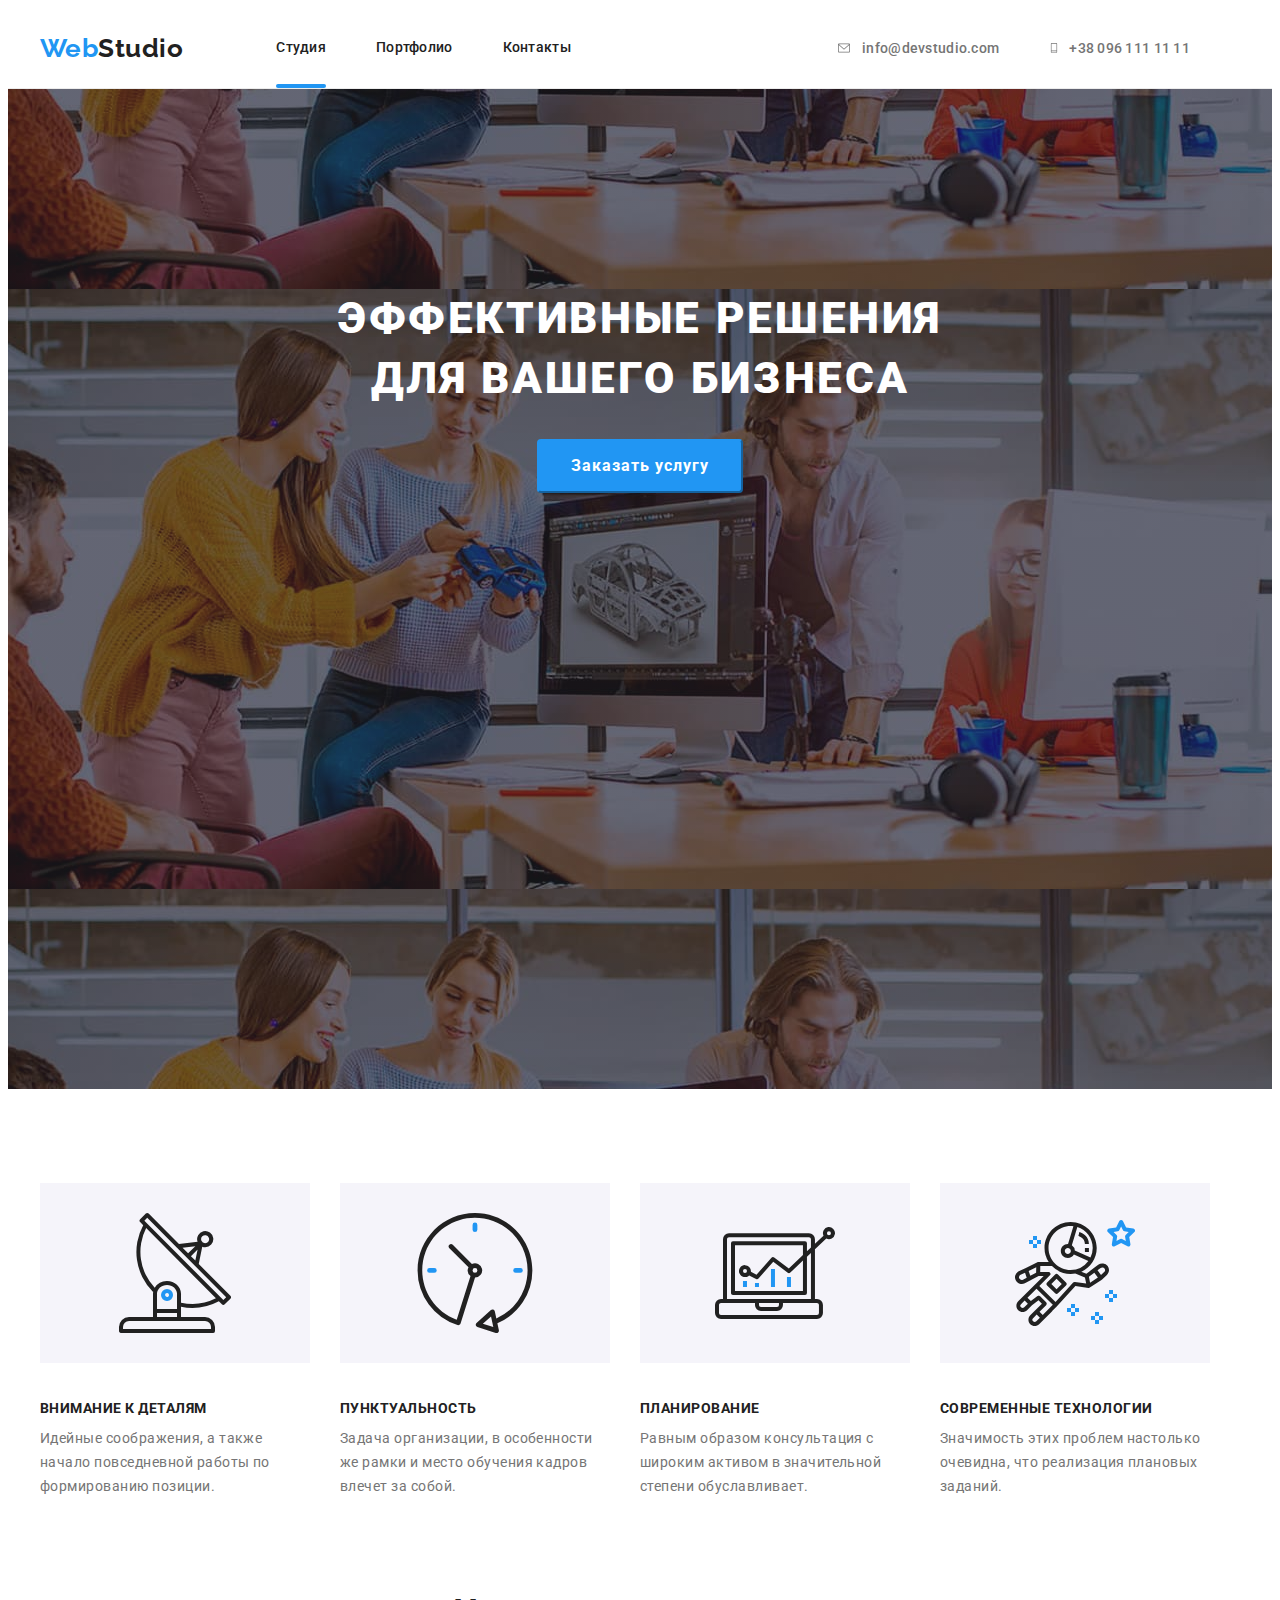
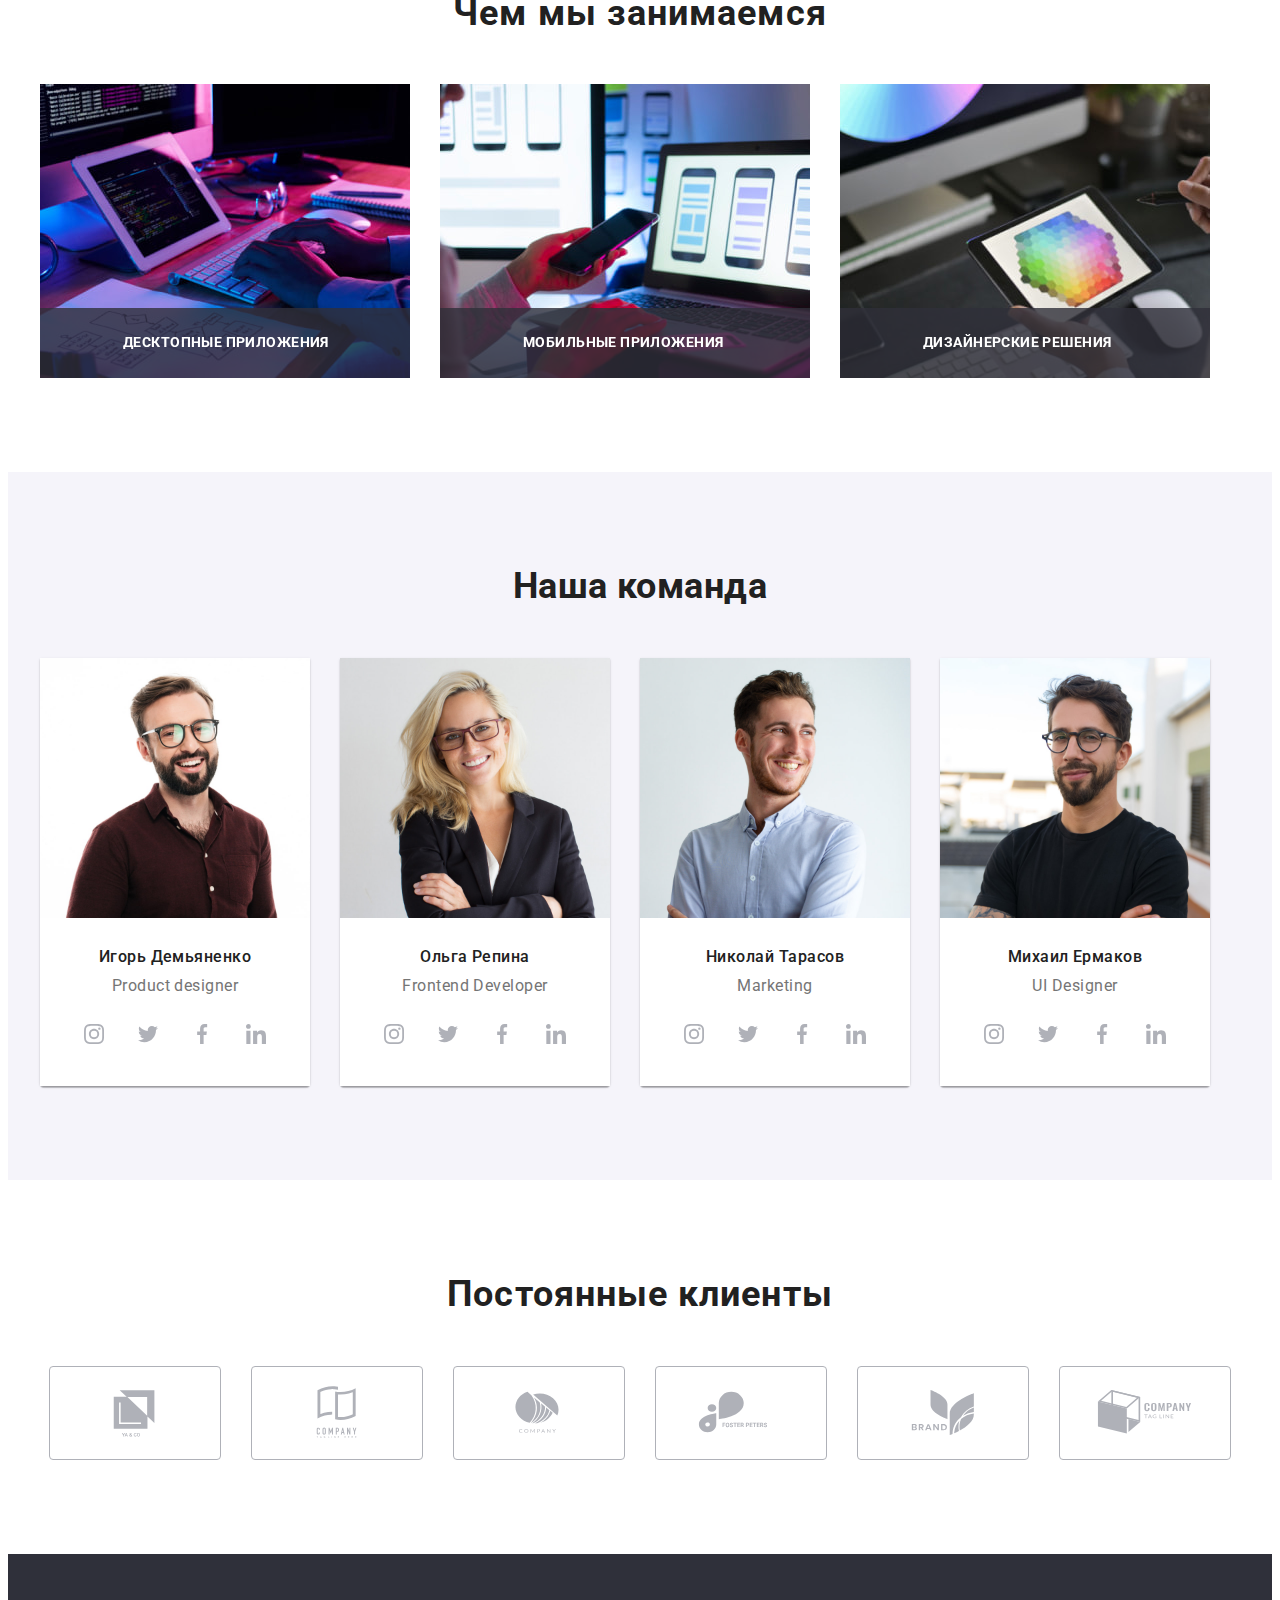
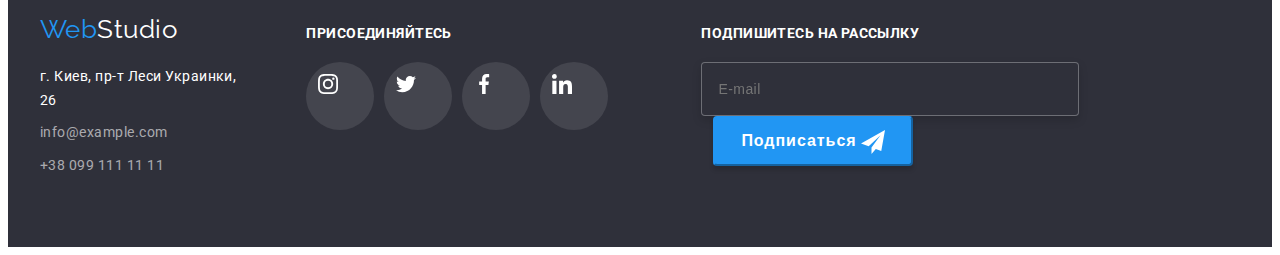
<file: index.html>
<!DOCTYPE html>
<html lang="ru">
<head>
   <meta charset="UTF-8">
   <meta http-equiv="X-UA-Compatible" content="IE=edge">
   <meta name="viewport" content="width=device-width, initial-scale=1.0">
   <title>Document</title>
   <link rel="preconnect" href="https://fonts.googleapis.com">
   <link rel="preconnect" href="https://fonts.gstatic.com" crossorigin>
   <link href="https://fonts.googleapis.com/css2?family=Raleway:wght@700&family=Roboto:wght@400;500;700;900&display=swap" rel="stylesheet">
   <link rel="stylesheet" href="https://cdnjs.cloudflare.com/ajax/libs/modern-normalize/1.1.0/modern-normalize.min.css" integrity="sha512-wpPYUAdjBVSE4KJnH1VR1HeZfpl1ub8YT/NKx4PuQ5NmX2tKuGu6U/JRp5y+Y8XG2tV+wKQpNHVUX03MfMFn9Q==" crossorigin="anonymous" referrerpolicy="no-referrer" />
   <link rel="stylesheet" href="./css/styles.css">
</head>
<!--Шапка-->
<body>
            
<header class="header">
   <div class="container head-nav">
   <nav class="header-conteiner">
 <a href="./index.html" class="header-link" lang="en">Web<span class="logo">Studio</span> </a> 

<ul class="link-group">
   <li> <a class="link-item current" href="./index.html">Студия</a> </li>
   <li> <a class="link-item" href="./portfolio.html">Портфолио</a> </li>
   <li> <a class="link-item" href="">Контакты</a> </li>
</ul>
  </nav> 
  
<ul class="nav">
   <li> <a class="link-nav" href="mailto:info@devstudio.com"><svg class="link-icon" width="16" height="12">
      <use href="./image/sprite.svg#icon-mail"></use>
   </svg> info@devstudio.com </a> </li>

   <li> <a class="link-nav" href="tel.+380961111111"><svg class="link-icon" width="10" height="16">
      <use href="./image/sprite.svg#icon-phone"></use> </svg>+38 096 111 11 11</a></li>
</ul>

</div>
</header>


<!--Hover-->
<main>
   <section class="hover-section section" >
       <div class="container">
<h1 class="hover">Эффективные решения <br />для Вашего бизнеса</h1>
<button data-modal-open class="hover-btn" type="button">Заказать услугу</button>
<div class="backdrop is-hidden"data-modal>
   <div class="modal">
      <button data-modal-close class="modal-btn"><svg class="icon-vector" width="18" height="18">
         <use href="./image/sprite.svg#icon-close-black"></use></svg>
    
     </button>
     <strong class="form-title">Оставьте свои данные, мы вам перезвоним</strong>
     <form action="">
        <label class="form-group">
           <span class="form-lable">Имя</span>
           <input class="form-input" type="text" name="user-name"  />
           <svg class="form-icon" width="12" height="12">
              <use href="./image/sprite.svg#icon-Preview-modal"></use>
           </svg>
        </label>
        
        <label class="form-group">
           <span class="form-lable">Телефон</span>
           <input class="form-input" type="phone" name="user-phone" /> 
           <svg class="form-icon"width="13" height="13">
              <use href="./image/sprite.svg#icon-Phone-modal"></use>
           </svg>

        </label>
       
        <label class="form-group">
           <span class="form-lable"> Почта</span>
           <input class="form-input" type="mail" name="user-mail" />
         <svg class="form-icon"width="15" height="12">
              <use href="./image/sprite.svg#icon-mail-modal"></use> 
           </svg> 
        </label>
    
        <label class="comments-group" for="">Комментарий</label>
       <textarea class="comment" name="comment" id="comment" placeholder="Введите текст"></textarea>

        <label class="form-policy-group">
           <input class="checkbox visually-hidden" type="checkbox" />
           <span class="custom-chekbox">
              <svg class="custom-chekbox-icon"width="12" height="9">
                 <use href="./image/sprite.svg#icon-icon-check"></use>
              </svg>
           </span>
           <span class="form-policy-text">Соглашаюсь с рассылкой и принимаю <a class="policy-text-link" href=""> Условия договора </a> </span>
         </label>
         <button class="btn-submit" type="submit">Отправить</button>
     </form>
       </div>
   </div>
</div>
</section>


<!--Секция 1 Feature-->
<section class="feature section box">
   <div class="container">
   <h2 class="visually-hidden">Наши приемущества</h2> <!--Это скрытый заголовок>-->
   <div class="container-feature">
   <ul class="container-feature">

      <li class="feature-item"> <svg class="feature-icon" width="65" height="70" >
         <use href="./image/sprite.svg#icon-antenna-1"></use>
      </svg>
   <h3 class="feature-section"> Внимание к деталям </h3>
         Идейные соображения, а также начало повседневной работы по формированию позиции.
     </li>

      <li class="feature-item"> <svg class="feature-icon" width="67" height="70">
         <use href="./image/sprite.svg#icon-clock-1"></use>
      </svg>
   <h3 class="feature-section"> Пунктуальность</h3>   
      Задача организации, в особенности же рамки и место обучения кадров влечет за собой. </li>

<li class="feature-item"> <svg class="feature-icon" width="70" height="54">
   <use href="./image/sprite.svg#icon-diagram-1"></use>
</svg>
   <h3 class="feature-section"> Планирование</h3>  
      Равным образом консультация с широким активом в значительной степени обуславливает.</li>

      <li class="feature-item"> <svg class="feature-icon" width="70" height="70">
         <use href="./image/sprite.svg#icon-astronaut-1"></use>
      </svg>
   <h3 class="feature-section"> Современные технологии </h3>  
      Значимость этих проблем настолько очевидна, что реализация плановых заданий.</li>
      </ul>
   </div>
   </div>
</section>

<!--Секция 2-->
<section class="feature section">
   <div class="container">
   <h2 class="feature about">Чем мы занимаемся</h2> 
   <ul class="container-img">
      <li class="img">
         <p class="position">ДЕСКТОПНЫЕ ПРИЛОЖЕНИЯ</p>
         <img src="./image/about/img-1.jpg" alt="набор программы на клавиатуре" width="370"/> 
     
      </li>
      <li class="img">
         <p class="position">МОБИЛЬНЫЕ ПРИЛОЖЕНИЯ</p>
         <img src="./image/about/img-2.jpg" alt="Приложение для смартфона" width="370"/>
      </li>
      <li class="img">
         <p class="position">ДИЗАЙНЕРСКИЕ РЕШЕНИЯ</p>
         <img src="./image/about/img-3.jpg" alt="Планшет" width="370"/>
      </li>
   </ul>  
</div> 
</section>

<!--Секция 3-->
<section class="team section">
   
   <div class="container">

   <h2 class="section-team" >Наша команда</h2>

   <ul class="team-container">
      <li class="team-item">
   <img class="team-img" src="./image/team/img-4.jpg" alt="Игорь Демьяненко" width="270"/> 

   <div class="our-team">
   <h3 class="team name">Игорь Демьяненко</h3>
   <p>Product designer</p>
 
   <ul class="site-icon"> 
      <li class="icon-list"> <a href=""class="link-item-icon">
         <svg class="icon-team" width="20" height="20">
            <use href="./image/sprite.svg#icon-instagram-2"></use>
         </svg>
      </a></li>
   

      <li class="icon-list"> <a href=""class="link-item-icon">
         <svg class="icon-team" width="20" height="20">
            <use href="./image/sprite.svg#icon-twitter-1"></use>
         </svg>
      </a></li>

      <li class="icon-list"> <a href=""class="link-item-icon">
         <svg class="icon-team" width="20" height="20">
            <use href="./image/sprite.svg#icon-facebook-1"></use>
         </svg>
      </a></li>

      <li class="icon-list"> <a href=""class="link-item-icon">
         <svg class="icon-team" width="20" height="20">
            <use href="./image/sprite.svg#icon-linkedin-1"></use>
         </svg>
      </a>
          </li> 
   </ul>
    </div> 

 
      <li class="team-item">
   <img class="team-img" src="./image/team/img-5.jpg" alt="Ольга Репина" width="270"/>

   <div class="our-team">
   <h3 class="team name">Ольга Репина</h3>
   <p>Frontend Developer</p> 
   <ul class="site-icon"> 
      <li class="icon-list"> <a href=""class="link-item-icon">
         <svg class="icon-team" width="20" height="20">
            <use href="./image/sprite.svg#icon-instagram-2"></use>
         </svg>
      </a>

      <li class="icon-list"> <a href=""class="link-item-icon">
         <svg class="icon-team" width="20" height="20">
            <use href="./image/sprite.svg#icon-twitter-1"></use>
         </svg>
      </a></li>

      <li class="icon-list"> <a href=""class="link-item-icon">
         <svg class="icon-team" width="20" height="20">
            <use href="./image/sprite.svg#icon-facebook-1"></use>
         </svg>
      </a></li>

      <li class="icon-list"> <a href=""class="link-item-icon">
         <svg class="icon-team" width="20" height="20">
            <use href="./image/sprite.svg#icon-linkedin-1"></use>
         </svg>
      </a></li>
   </ul>
   </div>

      <li class="team-item">
   <img class="team-img" src="./image/team/img-6.jpg" alt="Николай Тарасов" width="270"/>
   <div class="our-team">
   <h3 class="team name">Николай Тарасов</h3>
   <p>Marketing</p>
   <ul class="site-icon"> 
      <li class="icon-list"> <a href=""class="link-item-icon">
         <svg class="icon-team" width="20" height="20">
            <use href="./image/sprite.svg#icon-instagram-2"></use>
         </svg>
      </a>
      
      <li class="icon-list"> <a href=""class="link-item-icon">
         <svg class="icon-team" width="20" height="20">
            <use href="./image/sprite.svg#icon-twitter-1"></use>
         </svg>
      </a></li>

      <li class="icon-list"> <a href=""class="link-item-icon">
         <svg class="icon-team" width="20" height="20">
            <use href="./image/sprite.svg#icon-facebook-1"></use>
         </svg>
      </a></li>

      <li class="icon-list"> <a href=""class="link-item-icon">
         <svg class="icon-team" width="20" height="20">
            <use href="./image/sprite.svg#icon-linkedin-1"></use>
         </svg>
      </a></li>
   </ul>
 </div> 

      <li class="team-item">
   <img class="team-img" src="./image/team/img-7.jpg" alt="Михаил Ермаков" width="270"/>

   <div class="our-team">
   <h3 class="team name">Михаил Ермаков</h3>
   <p>UI Designer</p> 
   <ul class="site-icon"> 
      <li class="icon-list"> <a href=""class="link-item-icon">
         <svg class="icon-team" width="20" height="20">
            <use href="./image/sprite.svg#icon-instagram-2"></use>
         </svg>
      </a>
      
      <li class="icon-list"> <a href=""class="link-item-icon">
         <svg class="icon-team" width="20" height="20">
            <use href="./image/sprite.svg#icon-twitter-1"></use>
         </svg>
      </a></li>

      <li class="icon-list"> <a href=""class="link-item-icon">
         <svg class="icon-team" width="20" height="20">
            <use href="./image/sprite.svg#icon-facebook-1"></use>
         </svg>
      </a></li>

      <li class="icon-list"> <a href=""class="link-item-icon">
         <svg class="icon-team" width="20" height="20">
            <use href="./image/sprite.svg#icon-linkedin-1"></use>
         </svg>
      </a></li>
   </ul>
</div> 
</div>

</section>
<!-- Секция 4-->
<section>
   <h3 class="clients">Постоянные клиенты</h3>
   <ul class="list-clients">
  <li class="company"><a href="" class="company-link"> <svg width="106" height="60">
      <use href="./image/sprite.svg#icon-Logo1"></use>
   </svg></a></li>

   <li class="company"><a href="" class="company-link"> <svg width="106" height="60">
      <use href="./image/sprite.svg#icon-Logo2"></use>
   </svg></a></li>

   <li class="company"><a href="" class="company-link"> <svg width="106" height="60">
      <use href="./image/sprite.svg#icon-Logo3"></use>
   </svg></a></li>

   <li class="company"><a href="" class="company-link"> <svg width="106" height="60">
      <use href="./image/sprite.svg#icon-Logo4"></use>
   </svg></a></li>

   <li class="company"><a href="" class="company-link"> <svg width="106" height="60">
      <use href="./image/sprite.svg#icon-Logo5"></use>
   </svg></a></li>

   <li class="company"><a href="" class="company-link"> <svg width="106" height="60">
      <use href="./image/sprite.svg#icon-Logo6"></use>
   </svg></a></li>
</ul>


 </section>

</main>


<!--Подвал-->
<footer class="footer">
   <div class="container footerr">
      <div class="address">
   <a class="footer-link" href="" lang="en">Web<span class="footer-logo">Studio</span></a> 
   <address class="footer-address">
      г. Киев, пр-т Леси Украинки, 26 <br />
   </address>

   <address>
     <a class="address-link" href="mailto:info@example.com">info@example.com </a> 
     <a class="address-link" href="tel:+38099111111">+38 099 111 11 11 </a>
   </address>
</div>
<div class="footer-icon">
   <p class="join">ПРИСОЕДИНЯЙТЕСЬ</p>
   <ul class="footer-list">
      <li class="link-footer"><a class="footer-item" href="" target="_blank" rel="noopener noreferree" aria-label="Иконка инстаграм"><svg class="icon-footer" width="20" height="20">
         <use href="./image/sprite.svg#icon-instagram-2"></use>
      </svg></a></li>

      <li class="link-footer"><a class="footer-item"  href="" target="_blank" rel="noopener noreferree" aria-label="Иконка твиттер"><svg class="icon-footer" width="20" height="20">
         <use href="./image/sprite.svg#icon-twitter-1"></use>
      </svg></a></li>

      <li class="link-footer"><a class="footer-item"  href="" target="_blank" rel="noopener noreferree" aria-label="Иконка фейсбук"><svg class="icon-footer" width="20" height="20">
         <use href="./image/sprite.svg#icon-facebook-1"></use>
      </svg></a></li>

      <li class="link-footer"><a class="footer-item"  href="" target="_blank" rel="noopener noreferree" aria-label="Иконка Линкедин"><svg class="icon-footer" width="20" height="20">
         <use href="./image/sprite.svg#icon-linkedin-1"></use>
      </svg></a></li>
   </ul>
</div>
<div class="form-mail">
   <p class="mail">ПОДПИШИТЕСЬ НА РАССЫЛКУ </p>
<form action="">
   <label class="footer-group">
      <input class="footer-input" type="text" name="mail" placeholder="E-mail" />
   </label>
   <button class="button-footer"type="submit"><span class="footer-submit">Подписаться</span>  <svg class="icon-plain" width="24" height="24">
      <use href="./image/sprite.svg#icon-icon-send"></use>
   </svg></button>
</form>
</div>
</div>
</footer>
<script src="./js/modal.js"></script>
</body>
</file>
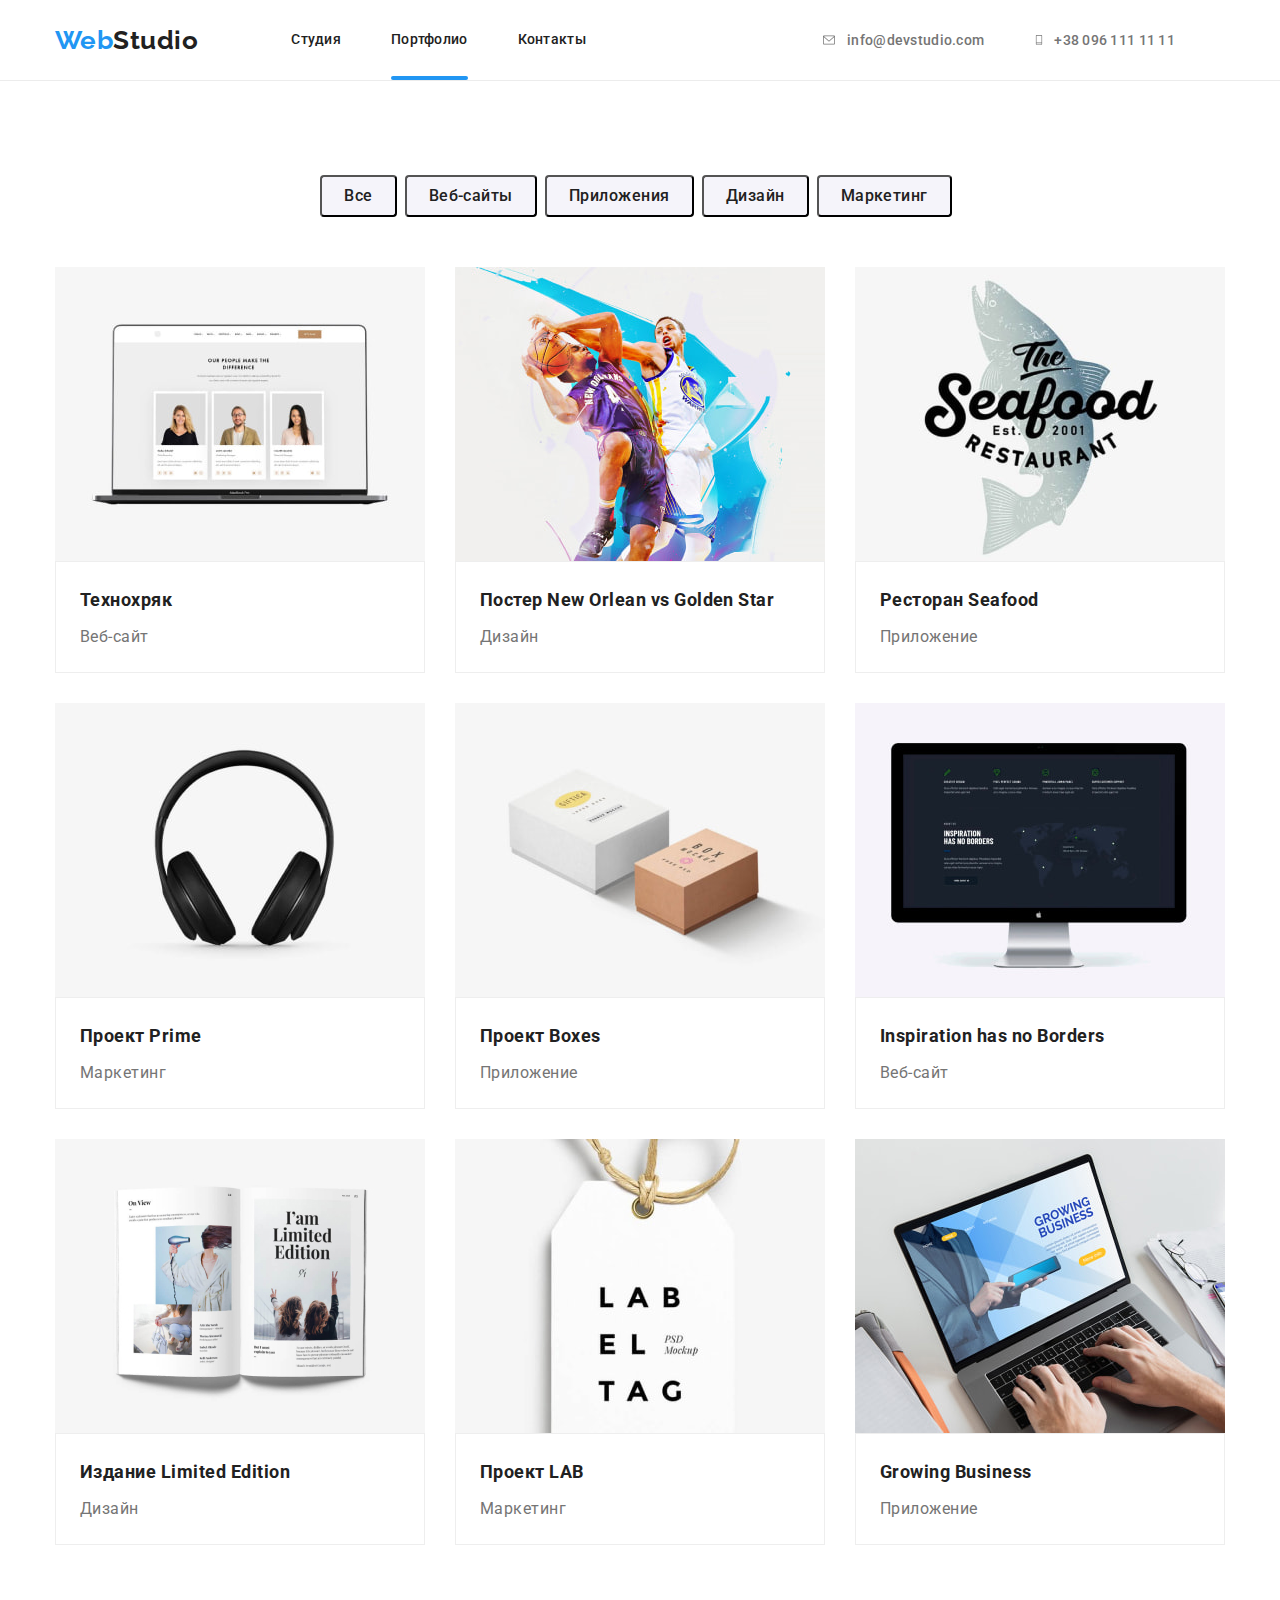
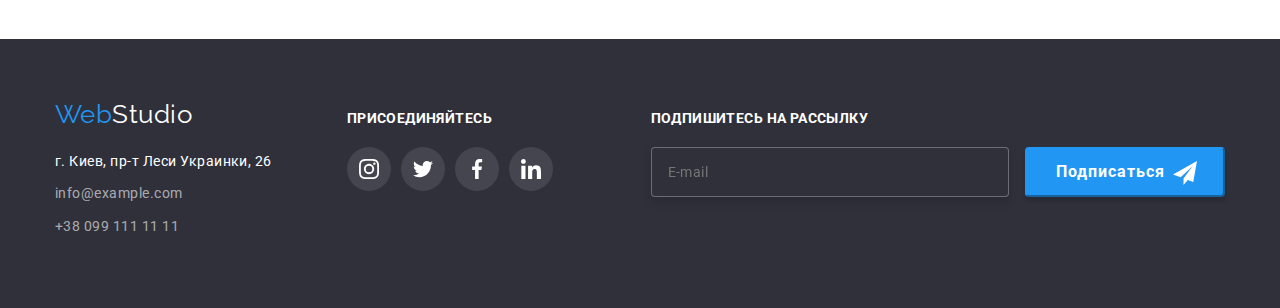
<file: portfolio.html>
<!DOCTYPE html>
<html lang="en">
<head>
    <meta charset="UTF-8">
    <meta http-equiv="X-UA-Compatible" content="IE=edge">
    <meta name="viewport" content="width=device-width, initial-scale=1.0">
    <title>Document</title>
    <link rel="preconnect" href="https://fonts.googleapis.com">
    <link rel="preconnect" href="https://fonts.gstatic.com" crossorigin>
    <link href="https://fonts.googleapis.com/css2?family=Raleway:wght@700&family=Roboto:wght@400;500;700;900&display=swap" rel="stylesheet">
    <link rel="stylesheet" href="https://cdnjs.cloudflare.com/ajax/libs/modern-normalize/1.1.0/modern-normalize.min.css">
    <link rel="stylesheet" href="./css/styles.css">
</head>
<!--Шапка-->
<body>
<header class="header"> 
     <div class="container head-nav">
     <nav class="header-conteiner">
  <a href="./index.html" class="header-link" lang="en">Web<span class="logo">Studio</span></a> 
 
 <ul class="link-group">
    <li> <a class="link-item" href="./index.html">Студия</a> </li>
    <li> <a class="link-item current" href="./portfolio.html">Портфолио</a> </li>
    <li> <a class="link-item" href="">Контакты</a> </li>
 </ul>
 </nav>
 <ul class="nav">
    <li> <a class="link-nav" href="mailto:info@devstudio.com"><svg class="link-icon" width="16" height="12">
      <use href="./image/sprite.svg#icon-mail"></use> </svg> info@devstudio.com</a> </li>
    <li> <a class="link-nav" href="tel.+380961111111"><svg class="link-icon" width="10" height="16">
      <use href="./image/sprite.svg#icon-phone"></use> </svg>+38 096 111 11 11</a></li>
 </ul>
</div>
 </header>
 <main>
    <!--Секция портфолио--> 
    <section class="section">
     <div class="container">
        <h1 class="visually-hidden">Портфолио</h1> <!--Скрытый заголовок-->
        <ul class="btn-portfolio">
            <li class="btn"> <button class="btn-item" type="button">Все</button></li>
            <li class="btn"> <button class="btn-item" type="button">Веб-сайты</button></li>
            <li class="btn"> <button class="btn-item" type="button">Приложения</button></li>
            <li class="btn"> <button class="btn-item" type="button">Дизайн</button></li>
            <li class="btn"> <button class="btn-item" type="button">Маркетинг</button></li>
        </ul>
        <ul class="portfolio-img">
            <li class="item-portfolio">
               <a class="gallery" href="" target="_blank">
                  <div class="gallery-box">
                <img src="./image/portfolio/img-9.jpg" alt="Фото команды" width="370" height="294" />  
                <div class="gallery-text">
                   <p>Ресурс предлагает комплексные предложения с разным уровнем функционала и сервисов. Все это позволит посетителю получить исчерпывающие сведения о компании или частном лице.</p>
                </div>
                  </div>
               <div class="portfolio-box">
                 <h2 class="portfolio">Технохряк</h2>
                 <p class="portfolio-text">Веб-сайт</p> </div>
               </a>
            </li>
            <li class="item-portfolio">
               <a class="gallery" href="" target="_blank">
                  <div class="gallery-box">
                <img src="./image/portfolio/img-10.jpg" alt="Игра в баскетбол" width="370" height="294" />
                <div class="gallery-text">
                  <p>Ресурс предлагает комплексные предложения с разным уровнем функционала и сервисов. Все это позволит посетителю получить исчерпывающие сведения о компании или частном лице.</p>
               </div>
                 </div>
               <div class="portfolio-box">
                 <h2 class="portfolio">Постер New Orlean vs Golden Star</h2>
                 <p class="portfolio-text">Дизайн</p> </div>
               </a>
            </li>
            <li class="item-portfolio">
               <a class="gallery" href="" target="_blank">
                  <div class="gallery-box">
                <img src="./image/portfolio/img-11.jpg" alt="Рыбный ресторан" width="370" height="294"/>
                <div class="gallery-text">
                  <p>Ресурс предлагает комплексные предложения с разным уровнем функционала и сервисов. Все это позволит посетителю получить исчерпывающие сведения о компании или частном лице.</p>
               </div>
                 </div>
               <div class="portfolio-box">
                 <h2 class="portfolio">Ресторан Seafood</h2>
                 <p class="portfolio-text">Приложение</p> </div>
                 </a>
            </li>
            <li class="item-portfolio">
               <a class="gallery" href="" target="_blank">
                  <div class="gallery-box">
               <img src="./image/portfolio/img-12.jpg" alt="Наушники" width="370" height="294" />
               <div class="gallery-text">
                  <p>Ресурс предлагает комплексные предложения с разным уровнем функционала и сервисов. Все это позволит посетителю получить исчерпывающие сведения о компании или частном лице.</p>
               </div>
                 </div>
               <div class="portfolio-box">
                 <h2 class="portfolio">Проект Prime</h2>
                 <p class="portfolio-text">Маркетинг</p> </div>
               </a>
            </li>
            <li class="item-portfolio">
               <a class="gallery" href="" target="_blank">
                  <div class="gallery-box">
                <img src="./image/portfolio/img-13.jpg" alt="Две коробки" width="370" height="294" />
                <div class="gallery-text">
                  <p>Ресурс предлагает комплексные предложения с разным уровнем функционала и сервисов. Все это позволит посетителю получить исчерпывающие сведения о компании или частном лице.</p>
               </div>
                 </div>
               <div class="portfolio-box">
                 <h2 class="portfolio">Проект Boxes</h2>
                 <p class="portfolio-text">Приложение</p> </div>
               </a>
            </li>
            <li class="item-portfolio">
               <a class="gallery" href="" target="_blank">
                  <div class="gallery-box">
                <img src="./image/portfolio/img-14.jpg" alt="Монитор" width="370" height="294" />
                <div class="gallery-text">
                  <p>Ресурс предлагает комплексные предложения с разным уровнем функционала и сервисов. Все это позволит посетителю получить исчерпывающие сведения о компании или частном лице.</p>
               </div>
                 </div>
               <div class="portfolio-box">
                 <h2 class="portfolio">Inspiration has no Borders</h2>
                 <p class="portfolio-text">Веб-сайт</p> </div>
               </a>
            </li>
            <li class="item-portfolio">
               <a class="gallery" href="" target="_blank">
                  <div class="gallery-box">
               <img src="./image/portfolio/img-15.jpg" alt="Журнал" width="370" height="294" />
               <div class="gallery-text">
                  <p>Ресурс предлагает комплексные предложения с разным уровнем функционала и сервисов. Все это позволит посетителю получить исчерпывающие сведения о компании или частном лице.</p>
               </div>
                 </div>
               <div class="portfolio-box">
                 <h2 class="portfolio">Издание Limited Edition</h2>
                 <p class="portfolio-text">Дизайн</p> </div>
               </a>
            </li>
            <li class="item-portfolio">
               <a class="gallery" href="" target="_blank">
                  <div class="gallery-box">
               <img src="./image/portfolio/img-16.jpg" alt="Бирка" width="370" height="294" />
               <div class="gallery-text">
                  <p>Ресурс предлагает комплексные предложения с разным уровнем функционала и сервисов. Все это позволит посетителю получить исчерпывающие сведения о компании или частном лице.</p>
               </div>
                 </div>
               <div class="portfolio-box">
                 <h2 class="portfolio">Проект LAB</h2>
                 <p class="portfolio-text">Маркетинг</p> </div>
               </a>
            </li>
            <li class="item-portfolio">
               <a class="gallery" href="" target="_blank">
                  <div class="gallery-box">
               <img src="./image/portfolio/img-17.jpg" alt="Ноутбук" width="370" height="294" />
               <div class="gallery-text">
                  <p>Ресурс предлагает комплексные предложения с разным уровнем функционала и сервисов. Все это позволит посетителю получить исчерпывающие сведения о компании или частном лице.</p>
               </div>
                 </div>
               <div class="portfolio-box">
                 <h2 class="portfolio">Growing Business</h2>
                 <p class="portfolio-text">Приложение</p> </div>
               </a>
            </li>
        </ul>
     </div>
    </section>
 </main>

 <!--Footer-->

 <footer class="footer">
     <div class="container footerr">
      <div class="address">
    <a class="footer-link" href="" lang="en">Web<span class="footer-logo">Studio</span> </a> 
    <address class="footer-address">
       г. Киев, пр-т Леси Украинки, 26 <br />
    </address>
 
       <address>
      <a class="address-link" href="mailto:info@example.com">info@example.com </a> 
      <a class="address-link" href="tel:+38099111111">+38 099 111 11 11 </a>
    </address>
     </div>
     <div class="footer-icon">
      <p class="join">ПРИСОЕДИНЯЙТЕСЬ</p>
      <ul class="footer-list">
         <li class="link-footer"><a class="footer-item" href="" target="_blank" rel="noopener noreferree" aria-label="Иконка инстаграм"><svg class="icon-footer" width="20" height="20">
            <use href="./image/sprite.svg#icon-instagram-2"></use>
         </svg></a></li>
   
         <li class="link-footer"><a class="footer-item" href="" target="_blank" rel="noopener noreferree" aria-label="Иконка твиттер"><svg class="icon-footer" width="20" height="20">
            <use href="./image/sprite.svg#icon-twitter-1"></use>
         </svg></a></li>
   
         <li class="link-footer"><a class="footer-item" href="" target="_blank" rel="noopener noreferree" aria-label="Иконка фейсбук"><svg class="icon-footer" width="20" height="20">
            <use href="./image/sprite.svg#icon-facebook-1"></use>
         </svg></a></li>
   
         <li class="link-footer"><a class="footer-item" href="" target="_blank" rel="noopener noreferree" aria-label="Иконка Линкедин"><svg class="icon-footer" width="20" height="20">
            <use href="./image/sprite.svg#icon-linkedin-1"></use>
         </svg></a></li>
      </ul>
   </div>
   <div class="form-mail">
      <p class="mail">ПОДПИШИТЕСЬ НА РАССЫЛКУ </p>
   <form action="">
      <label class="footer-group">
         <input class="footer-input" type="text" name="mail" placeholder="E-mail"/>
      </label>
      <button class="button-footer"type="submit"><span class="footer-submit">Подписаться</span>  <svg class="icon-plain" width="24" height="24">
         <use href="./image/sprite.svg#icon-icon-send"></use>
      </svg></button>
   </form>
   </div>
   </div>
 </footer>
</body>
</file>
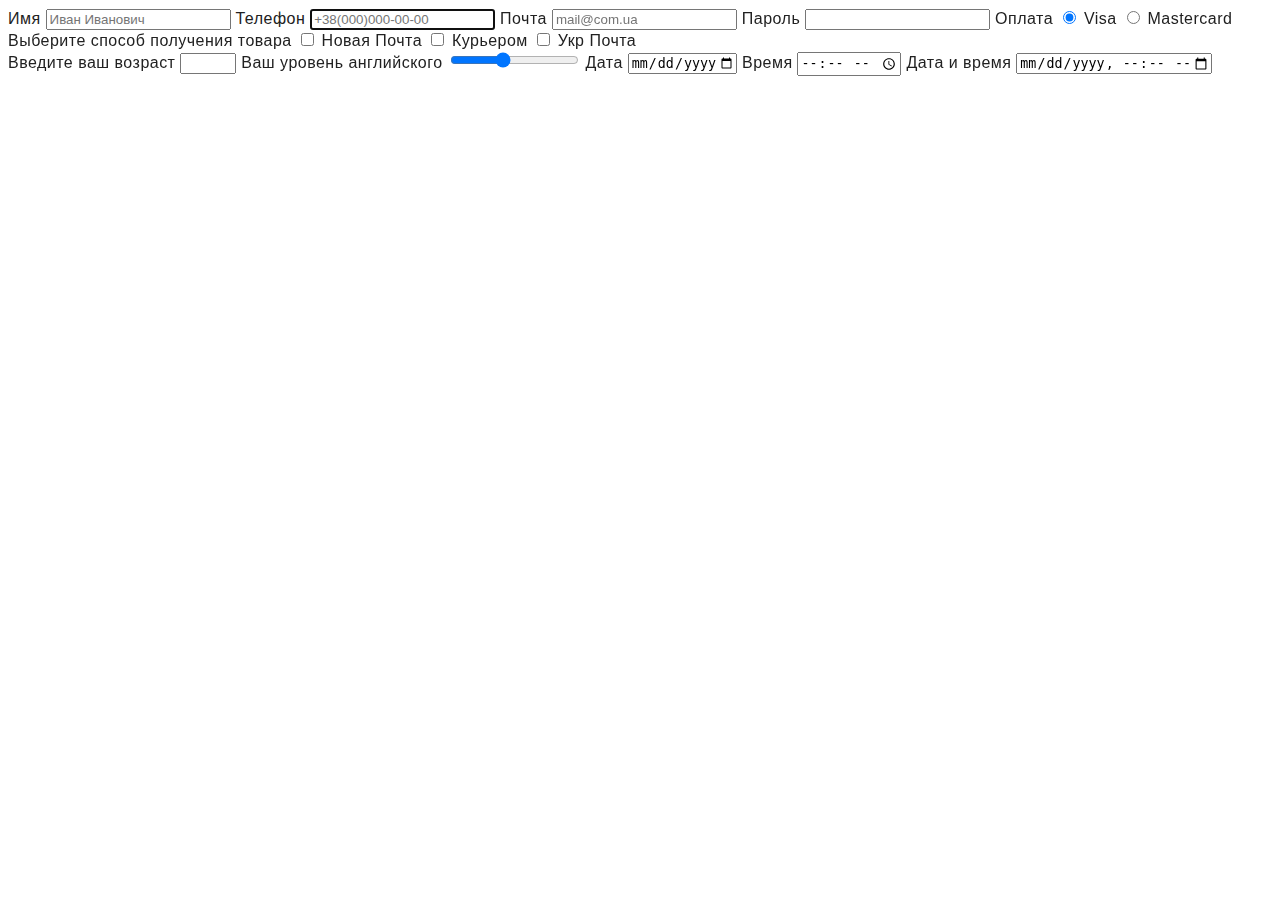
<file: css/work.html>
<!DOCTYPE html>
<html lang="en">
<head>
    <meta charset="UTF-8">
    <meta http-equiv="X-UA-Compatible" content="IE=edge">
    <meta name="viewport" content="width=device-width, initial-scale=1.0">
    <title>Document</title>
    <link rel="stylesheet" href="./styles.css">
</head>
<body>
    
<form >
   
    <label class="form">
        <span>Имя</span>
        <input type="text" name="user-name" placeholder="Иван Иванович" autocomplete="off"/>
    </label>

    <label class="form">
        <span>Телефон</span>
        <input type="tel" name="user-phone" placeholder="+38(000)000-00-00" autofocus/>
    </label>

    <label class="form">
        <span>Почта</span>
        <input type="email" name="user-city" placeholder="mail@com.ua" />
    </label>

    <label class="form">
        <span>Пароль</span>
        <input type="password" name="password" minlength="12"  maxlength="15">
    </label>
</div>

<label class="form">
    <span>Оплата</span>
    <input type="radio" name="payment" value="Visa" checked /> Visa
    <input type="radio" name="payment" value="Mastercard"/> Mastercard
</label>

<label class="form">
    <span>Выберите способ получения товара</span>
    <input type="checkbox" name="delivery" value="Nova Pochta" /> Новая Почта
    <input type="checkbox" name="delivery" value="Glovo"/> Курьером 
    <input type="checkbox" name="delivery" value="Ukrpochta"/> Укр Почта
</label>
</form>

<label class="form">
    <span>Введите ваш возраст</span>
    <input type="number" name="age" min="18" max="90" />
</label>

<label class="form">
    <span>Ваш уровень английского</span>
    <input type="range" name="english" value="40" step="20" min="0" max="100" />
</label>

<label class="form">
    <span>Дата</span>
    <input type="date" min="2020-01-01" max="2022-01-01" />
</label>

<label class="form"> 
  <span> Время</span>
    <input type="time" />
</label>

<label class="form">
    <span>Дата и время</span>
    <input type="datetime-local" min="2021-00-00T00:00" max="2022-01-01T00:00" />


</body>
</html>
</file>
<file: css/styles.css>
/* Основной фон #FFFFFF; */
/* Фон героя и футера #2F303A */
/* Вторичный фон (Наша команда) #F5F4FA */
/* Основной цвет шрифта #757575; */
/* Активный цвет шрифта #2196F3; */
/* Цвет шрифта заголовков #212121 */
/* Доп цвет шрифта герой #FFFFFF, футер rgba(255, 255, 255, 0.6) */

body{
    color:#212121;
    background-color: white;

    font-family: Roboto, sans-serif ;

    letter-spacing: 0.03em;
    
}

li{
    list-style: none;
    padding: 0;
}

:root{
   --active-color: #2196F3;
   --main-font: #212121;
   --secondary-text:#757575;
}


.section{
    padding-top: 94px;
    padding-bottom: 94px;
}
 

h1,h2,h3,h4,p,ul {
   margin: 0;
   padding: 0;
}


img{
    display: block;
    max-width: 100%;
    height: auto;
}

 /* Header */
 .head-nav{
     display: flex;
     margin-left: auto;
     align-items: center;
   
 }

 .header{
    border-bottom: 1px solid #ECECEC;
 }
 

 .header-link{
     color:var(--active-color) ;

     font-family: Raleway;
     font-weight: 700;
     font-size: 26px;

     line-height: 1.19;
     text-decoration: none; 

     margin-right: 93px;   
 }

 .header-conteiner{
     display: flex;
     align-items: center; 
 }

 .logo{
     color:var(--main-font);
     text-decoration: none;
     
 }
 .link-item{
     position: relative;
     color:var(--main-font);
     background-color: white;

     font-weight: 500;
     font-size: 14px;

     line-height: 1.14;
     letter-spacing: 0.02em;
     text-decoration: none;
     padding-top: 32px;
     padding-bottom: 32px;
     margin-right: 50px;
   
     display: block;
     transition-duration: 250ms;

     
 }
 
 .link-item:hover,
 .link-item:focus{
     color: var(--active-color);
     transition-duration: 250ms cubic-bezier(0.4, 0, 0.2, 1);
 }

 .link-item.current::after{
     position: absolute;
     content: "";
     left: 0px;
     bottom: 0px;

     display: block;
     width: 100%;
     height: 4px;
     background-color: #2196F3;
     border-radius: 2px;
     
 }

 .link-group{
     display: flex;
     align-items: center;
 }

 .link-nav{
     color:#757575 ;

     font-family: 'Roboto';
     font-weight: 500;
     font-size: 14px;

     line-height: 1,14;
     letter-spacing: 0.02em;
     text-decoration: none;  

     margin-right: 50px;
     display: flex;
     align-items: center;
     transition-duration: 250ms;

 }

 .link-nav:hover,
 .link-nav:focus{
     color: var(--active-color);
     transition-duration: 250ms cubic-bezier(0.4, 0, 0.2, 1);
 }  


 .nav{
     display: flex;
     margin-left: auto;
 }

.link-icon{
   margin-right: 10px;
   justify-content: center;
   fill: currentColor;

}
.link-icon:focus,
.link-icon:hover{
  fill: var(--active-color)

}

 
 
 /* Hover */

 .hover-section{
    background-color: #2F303A;
    text-align: center;

    padding-top: 200px;
    padding-bottom: 200px;

    max-width: 1600px;
    height: 600px;
    margin-left: auto;
    margin-right: auto;
    background-position: center;
    background-image:linear-gradient(
        to right,
        rgba(47, 48, 58, 0.4),
        rgba(47, 48, 58, 0.4)
    ),
        url(../image/hover/hover.jpg);
   
    
 }

 .hover{
     color:#FFFFFF ;

     font-family: 'Roboto'; 
     font-weight: 900;
     font-size: 44px;

     line-height: 1.36; 
     letter-spacing: 0.06em;
     text-transform: uppercase; 

     margin-bottom: 30px;
 }

 .hover-btn{
     color: #FFFFFF;
     background-color: var(--active-color);
     border-color: #2196F3;

     font-family: 'Roboto';
     font-weight: 700;
     font-size: 16px;

     line-height: 1.87;  
     text-align: center;
     letter-spacing: 0.06em;
     cursor: pointer;

     align-items: center;
     border-radius: 4px;
     padding: 10px 32px;  
 }

/* Feature */

.visually-hidden { 
    position: absolute; 
    width: 1px; 
    height: 1px; 
    margin: -1px; 
    border: 0; 
    padding: 0; 
    white-space: nowrap; 
    clip-path: inset(100%); 
    clip: rect(0 0 0 0); 
    overflow: hidden; 
  } 
  
.container{
    width: 1200px;
    padding-left: 15px;
    padding-right: 15px;
    margin-left:  auto;
    margin-right: auto;
}

.feature-icon{
    width: 270px;
    height: 120px;
    background-color: #F5F4FA;
    margin-bottom: 30px;
    padding-top: 30px;
    padding-bottom: 30px;
}
.feature-item{
    color: var(--secondary-text);
    width: 270px;

    font-size: 14px;
    font-weight: 400;

    line-height: 1.71;
    margin-right: 30px;
}

.feature-item:last-child{
margin-right: 0;
}

.about{
font-family: 'Roboto';

font-weight: 700;
font-size: 36px;

line-height: 1.16;
text-align: center;
letter-spacing: 0.03em;

}

.box{
    padding-bottom: 0;
}
.feature-section{
color:#212121;
font-weight: 700;
font-size: 14px;
line-height: 1.14;
text-transform: uppercase;

margin-bottom: 10px;

}
.container-feature{
    display: flex;
    }



.container-img{
display: flex;
 
margin-top: 50px;
padding-left: 0;
}


.img{
    margin-right: 30px;
    display: flex;
    position: relative;
 
}
.img:last-child {
    margin-right: 0;

}

.img:after{
    position: absolute;
    content: "";
    display: block;
    width: 100%;
    height: 70px;
    background-color:rgba(47, 48, 58, 0.8); 
    bottom: 0;
    left: 0;

}

.position{
    position: absolute;
    left: 83px;
    bottom: 27px;
    font-weight: 700;
    font-size: 14px;
    line-height: 1.14;
    
    letter-spacing: 0.03em;
    text-transform: uppercase;
    color: #FFFFFF;
    z-index: 1;
}
 /* Team */
.site-icon{
    display: flex;
    justify-content: center;
    margin-top: 16px;
}

.link-item-icon{
    display: flex;
    fill: #AFB1B8;
    width: 44px;
    height: 44px;
    align-items: center;
    justify-content: center;
    transition-duration:  250ms;

  
 
}

.link-item-icon:hover,
.link-item-icon:focus{
    fill:white;
    border-radius: 50px;
    background-color: #2196F3;
    transition-duration:  250ms cubic-bezier(0.4, 0, 0.2, 1);

   
}


 .team-container{
    display: flex;
    color: #FFFFFF;
}

.icon-list{
    margin-right: 10px;
   
}
.icon-list:last-child{
    margin-right: 0;
}


 .section-team{
    font-weight: 700;
    font-size: 36px;
    line-height: 1.16;
    text-align: center;
    margin-bottom: 50px;
 }

 .team{
    background-color:#F5F4FA;
    color: var(--main-font);
    font-weight: 500;
    font-size: 16px;
    line-height: 1.18;
    text-align: center;
    margin-bottom: 10px;
       
 }

 .name{
     background-color: #FFFFFF;
 }
 .team-item{
     color: var(--secondary-text);

     font-weight: 400;
     font-size: 16px;

     line-height: 1.18;
     text-align: center;

     margin-right: 30px;
     box-shadow: 0px 1px 3px rgba(0, 0, 0, 0.12), 0px 1px 1px rgba(0, 0, 0, 0.14), 0px 2px 1px rgba(0, 0, 0, 0.2);
border-radius: 0px 0px 4px 4px;

 }
 .team-item:last-child{
     margin-right: 0;
 }

 .our-team{
     padding-top: 30px;
     padding-bottom: 30px;
   background-color: #FFFFFF;
 }





 .list-clients{
     display: flex;
     justify-content: center;
     margin-bottom: 94px;
 }
 .clients{
    font-weight: 700;
    font-size: 36px;
    line-height: 1.16;
    text-align: center;
    letter-spacing: 0.03em;
    
    color: #212121;

    margin-top: 94px;
    margin-bottom: 50px;
 }

 .company{
     margin-right: 30px;
    
 }

 .company:last-child{
     margin-right: 0;
 }

 .company-link{
     fill: #AFB1B8;
     border: 1px solid #AFB1B8;
     border-radius: 4px;
     display: flex;
     padding: 16px 32px;
     cursor: pointer;
     transition-duration: 250ms;
    }

 .company-link:hover,
 .company-link:focus{
    fill: #2196F3;
    border: 1px solid var(--active-color);
    transition-duration: 250ms cubic-bezier(0.4, 0, 0.2, 1);
     
}
     
   
     
 

 

 /* Footer */


 .address{
     display: inline-block
 }
 .footer-logo{
     color: #FFFFFF;
 }

.footer{
    background-color: #2F303A;
    padding-bottom: 60px;
    padding-top: 60px;
}

.footer-link{
    color: var(--active-color);

    font-family: Raleway;
    font-size: 26px;

    line-height: 1.19;
    text-decoration: none;

    display: block;
 
    margin-bottom: 20px;
   
}

.footer-address{
    color: #FFFFFF;

    font-family: 'Roboto';
    font-size: 14px;
    font-style: normal;
   
    line-height: 1.71;

    margin-bottom: 9px;
}

.address-link{
    font-family: 'Roboto';
    font-style: normal;
    font-size: 14px;

    color: rgba(255, 255, 255, 0.6);
   
    line-height: 1.71;
    text-decoration: none;
    display: block;
    margin-top: 9px;
    
}

.address-link:hover,
.address-link:focus{
    color:rgba(255, 255, 255, 0.6) ;
}

.address{
    margin-bottom: 9px;
    display: inline-block;
    

}

.footer-icon{

margin-left: 70px;

   
}
.join{
font-weight: 700;
font-size: 14px;
line-height: 1.14;
letter-spacing: 0.03em;
text-transform: uppercase;

color: #FFFFFF;


margin-bottom: 20px;


}

.footer-list{
    display: flex;
   
}

.footerr{
    display: flex;
    align-items: baseline;
    justify-content: space-between;

}
.link-footer{
   
    margin-right: 10px;

}
.link-footer:last-child{
    margin-right: 0;
}

.footer-item{
    width: 44px;
    height: 44px;
    border-radius: 50px;
    background-color: rgba(255, 255, 255, 0.1);
    padding: 12px;
    display: flex;
    transition-duration: 250ms;
}

.footer-item:hover,
.footer-item:focus{
    background-color: var(--active-color);
    transition-duration: 250ms cubic-bezier(0.4, 0, 0.2, 1);
}
.icon-footer{
fill: #FFFFFF;

}

.footer-input{
font-weight: 400;
font-size: 14px;
line-height: 1.71;


letter-spacing: 0.03em;

color: rgba(255, 255, 255, 0.6);
}



/* Портфолио */
/* Main */

.btn-portfolio{

    display: flex;
    justify-content: center;
    margin-bottom: 50px;
}
.btn{
    margin-right: 8px;  
}

.btn-item{
    color: var(--main-font);
    background-color:#F5F4FA;

    font-family: 'Roboto';
    font-weight: 500;
    font-size: 16px;

    line-height: 1.62;
    text-align: center;
    letter-spacing: 0.03em;
    cursor: pointer;

    border-radius: 4px;
    padding: 6px 22px;
    transition-duration: 250ms;

}
.btn-item:hover,
.btn-item:focus{
    color: #FFFFFF;
    background-color: var(--active-color);
    box-shadow: 0px 3px 1px rgba(0, 0, 0, 0.1), 0px 1px 2px rgba(0, 0, 0, 0.08), 0px 2px 2px rgba(0, 0, 0, 0.12);
    transition-duration: 250ms cubic-bezier(0.4, 0, 0.2, 1);
}

.portfolio-box{
   padding-left: 24px;
   padding-right: 24px;
   padding-bottom: 20px;
   padding-top: 20px;
   border: 1px solid #EEEEEE;
   text-decoration: none;
  
}
.portfolio-box:hover,
.portfolio-box:focus{
    box-shadow: 0px 1px 1px rgba(0, 0, 0, 0.12), 0px 4px 4px rgba(0, 0, 0, 0.06), 1px 4px 6px rgba(0, 0, 0, 0.16);
    cursor: pointer;
}


.portfolio-img {
    display: flex;
    flex-wrap: wrap;
    margin-bottom: -30px;
}

.item-portfolio{
    margin-right: 30px; 
    margin-bottom: 30px;

}

.item-portfolio:nth-child(3n) {
    margin-right: 0;
}

.item-portfolio:hover,
.item-portfolio:focus{
    box-shadow: 0px 1px 1px rgba(0, 0, 0, 0.12), 0px 4px 4px rgba(0, 0, 0, 0.06), 1px 4px 6px rgba(0, 0, 0, 0.16);
    cursor: pointer;
}

.portfolio{
    color: var(--main-font);

    font-size: 18px;

    line-height: 2.0;
    letter-spacing: 0.03;

    margin-bottom: 4px;
    
}

.portfolio-text{
    color: var(--secondary-text);

    font-weight: 400;
    font-size: 16px;

    line-height: 1.87;
  
}

.gallery{
    text-decoration: none;
}

.gallery-box{
    position: relative;
    overflow: hidden;
}

.gallery-text{
    position: absolute;
    width: 100%;
    padding: 63px 24px;
    font-size: 18px;
    line-height: 1.56;
    letter-spacing: 0.03em;
    
    color: #FFFFFF;
    background-color: #2196F3;
      
    transition: transform 250ms cubic-bezier(0.4, 0, 0.2, 1), opacity 250ms cubic-bezier(0.4, 0, 0.2, 1);
    opacity: 0;
 
}

.item-portfolio:hover .gallery-text{
    transform: translateY(-100%);
    opacity: 1;

}


/*--Модальное окно--*/

.backdrop{
position: fixed;
top: 0;
left: 0;

width: 100%;
height: 100%;

background-color:rgba(0, 0, 0, 0.2);
transition: opacity 250ms cubic-bezier(0.4, 0, 0.2, 1);
z-index: 1;

}

.backdrop.is-hidden{
opacity: 0;
pointer-events: none;
}
.backdrop.is-hidden:hover
.backdrop.is-hidden:focus{
opacity: 1;
}

.backdrop.is-hidden .modal{
transform:translate(-50%, -50%) scale(0.9);
}

.modal{ 
position: absolute;

top: 50%;
left:50%;

margin: 0;

width: 528px;
height:581px;

padding: 40px;

background-color: #FFFFFF;
transform: translate(-50%, -50%) scale(1);
transition: transform  250ms cubic-bezier(0.4, 0, 0.2, 1);

}

.modal-btn{
position: absolute;

right: 8px;
top: 8px;

border-radius: 50px;
border: 1px solid rgba(0, 0, 0, 0.1);

width: 30px;
height: 30px;

fill: #212121;
background-color: #FFFFFF;

display: flex;
justify-content: center;
align-items: center;

cursor: pointer;
}

.modal-btn:hover,
.modal-btn:focus{
fill: #2196F3;
transition: background-color 250ms cubic-bezier(0.4, 0, 0.2, 1);
}

.form-title{
font-weight: 700;
font-size: 20px;

line-height: 1.15;
text-align: center;
letter-spacing: 0.03em;

color: #212121;
display: block;
margin-bottom: 30px;

}

.form-group,
.form-policy-group{
display: block;
margin-bottom: 28px;
    
}
.form-group{
position: relative;
}


.form-lable{
position: absolute;
transform: translateY(-100%);

font-weight: 400;
font-size: 12px;
line-height: 1.16;
letter-spacing: 0.01em;

display: block;
padding-bottom: 4px;

color: #757575;
}
   
.form-input{
width: 100%;
height: 40px;
padding-left: 42px;
padding-top: 12px;
padding-bottom: 12px ;
   
border: 1px solid rgba(33, 33, 33, 0.2);
border-radius: 4px;
outline: transparent;
}

.form-input:focus-within{
border-color: #2196F3; 
transition: transform  250ms cubic-bezier(0.4, 0, 0.2, 1);
cursor: pointer;
}

.form-icon{
position: absolute;
top: 14px;
left: 15px;
fill: black;
}

.custom-chekbox{
width: 16px;
height: 15px;

display: flex;
justify-content: center;
align-items: center;

outline: 2px solid black;
outline-offset: -2px;
border-radius: 3px;
margin-right: 9px;

transition: background-color 250ms cubic-bezier(0.4, 0, 0.2, 1);
z-index: 1;
}

.custom-chekbox-icon{
opacity: 0;
transition: opacity 250ms cubic-bezier(0.4, 0, 0.2, 1);
}

.checkbox:checked+ .custom-chekbox .custom-chekbox-icon{
opacity: 1;
}

.checkbox:checked+ .custom-chekbox{
background-color: #2196F3;
outline: transparent;
}

.form-policy-group{
display: flex;

align-items: center;
justify-content: center;
}

.form-policy-text{
display: flex;

font-weight: 400;
font-size: 14px;

line-height: 1.71;
letter-spacing: 0.03em;

color: #757575;
}

.policy-text-link{
color: #2196F3;
margin-left: 3px;
}


.btn-submit{
width: 200px;
height: 50px;

color: #FFFFFF;
background-color: #2196F3;
box-shadow: 0px 4px 4px rgba(0, 0, 0, 0.15);
border-radius: 4px;
border-color: #2196F3;

font-weight: 700;
font-size: 16px;
line-height: 1.88;
letter-spacing: 0.06em;

align-items: center;
text-align: center;

}

.comment{
width: 448px;
height: 120px;

border: 1px solid rgba(33, 33, 33, 0.2);
border-radius: 4px;

resize: none;
outline: transparent;
margin-bottom: 20px;

}

.comment:hover,
.comment:focus{
border-color: #2196F3;
}
.comments-group{
display: flex;

font-weight: 400;
font-size: 12px;
line-height: 1.16;
letter-spacing: 0.01em;

margin-bottom: 4px;

color: #757575;
}

.comment::placeholder{
font-weight: 400;
font-size: 14px;

line-height: 1.14;
letter-spacing: 0.01em;

color: rgba(117, 117, 117, 0.5);

padding: 12px 16px;
}

.form-input:focus + .form-icon {
fill: #2196F3;
}

.mail{
   
font-weight: 700;
font-size: 14px;

line-height: 1.14;
letter-spacing: 0.03em;
text-transform: uppercase;
    
color: #FFFFFF;

margin-bottom: 20px;
}
    

.form-mail {
margin-left: 93px;
}

.button-footer{
width: 200px;
height: 50px;

margin-left: 12px;
background-color: #2196F3;
box-shadow: 0px 4px 4px rgba(0, 0, 0, 0.15);
border-radius: 4px;
border-color: #2196F3;
outline: transparent;


position: relative;


}

.footer-submit{


font-weight: 700;
font-size: 16px;
line-height: 1.88;

align-items: center;
text-align: center;
letter-spacing: 0.06em;

color: #FFFFFF;

margin-right: 29px;

}

.icon-plain{
position: absolute;

right: 0;
top: 0;

transform: translateY(50%);
margin-right: 26px;
}

.footer-group{
position: relative;
}

.footer-input{
width: 358px;
height: 50px;

background-color: #2F303A;

border: 1px solid rgba(255, 255, 255, 0.3);
filter: drop-shadow(0px 4px 4px rgba(0, 0, 0, 0.15));
border-radius: 4px;
padding-left: 16px;

}
</file>
